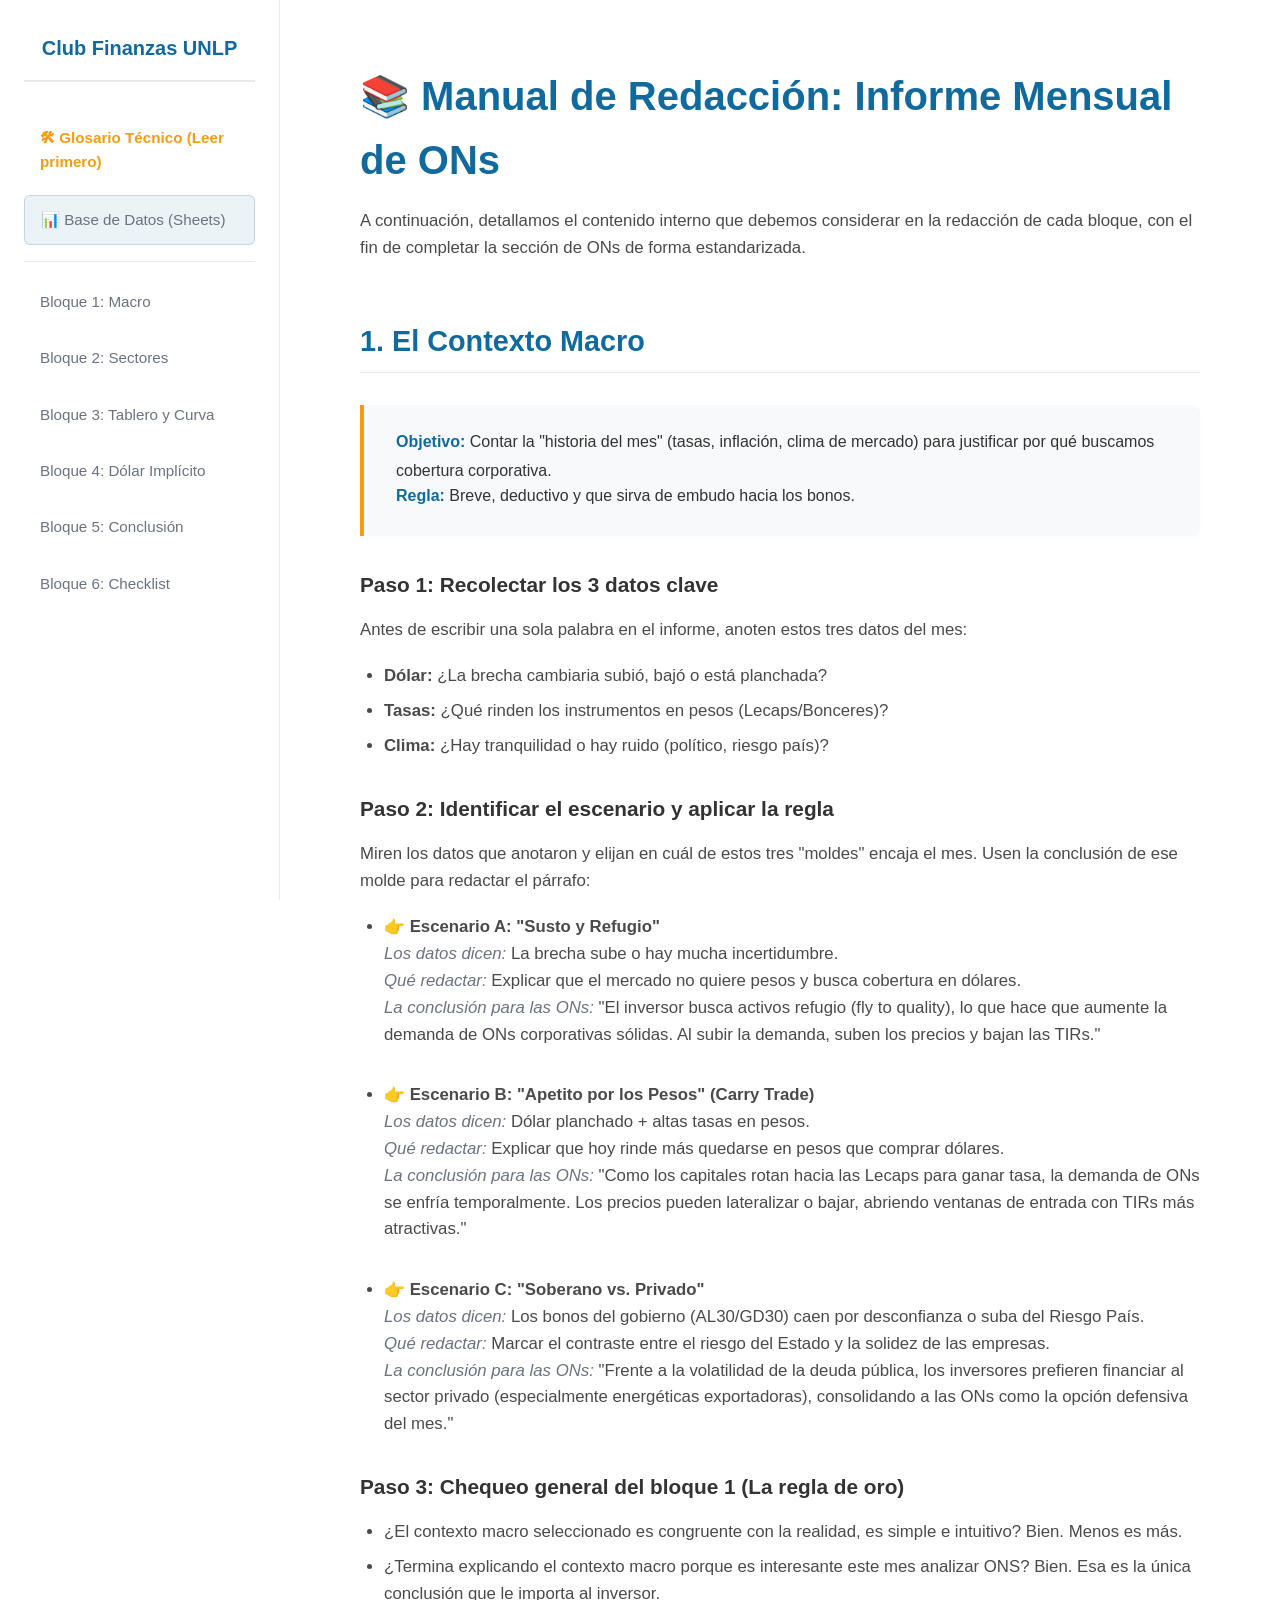
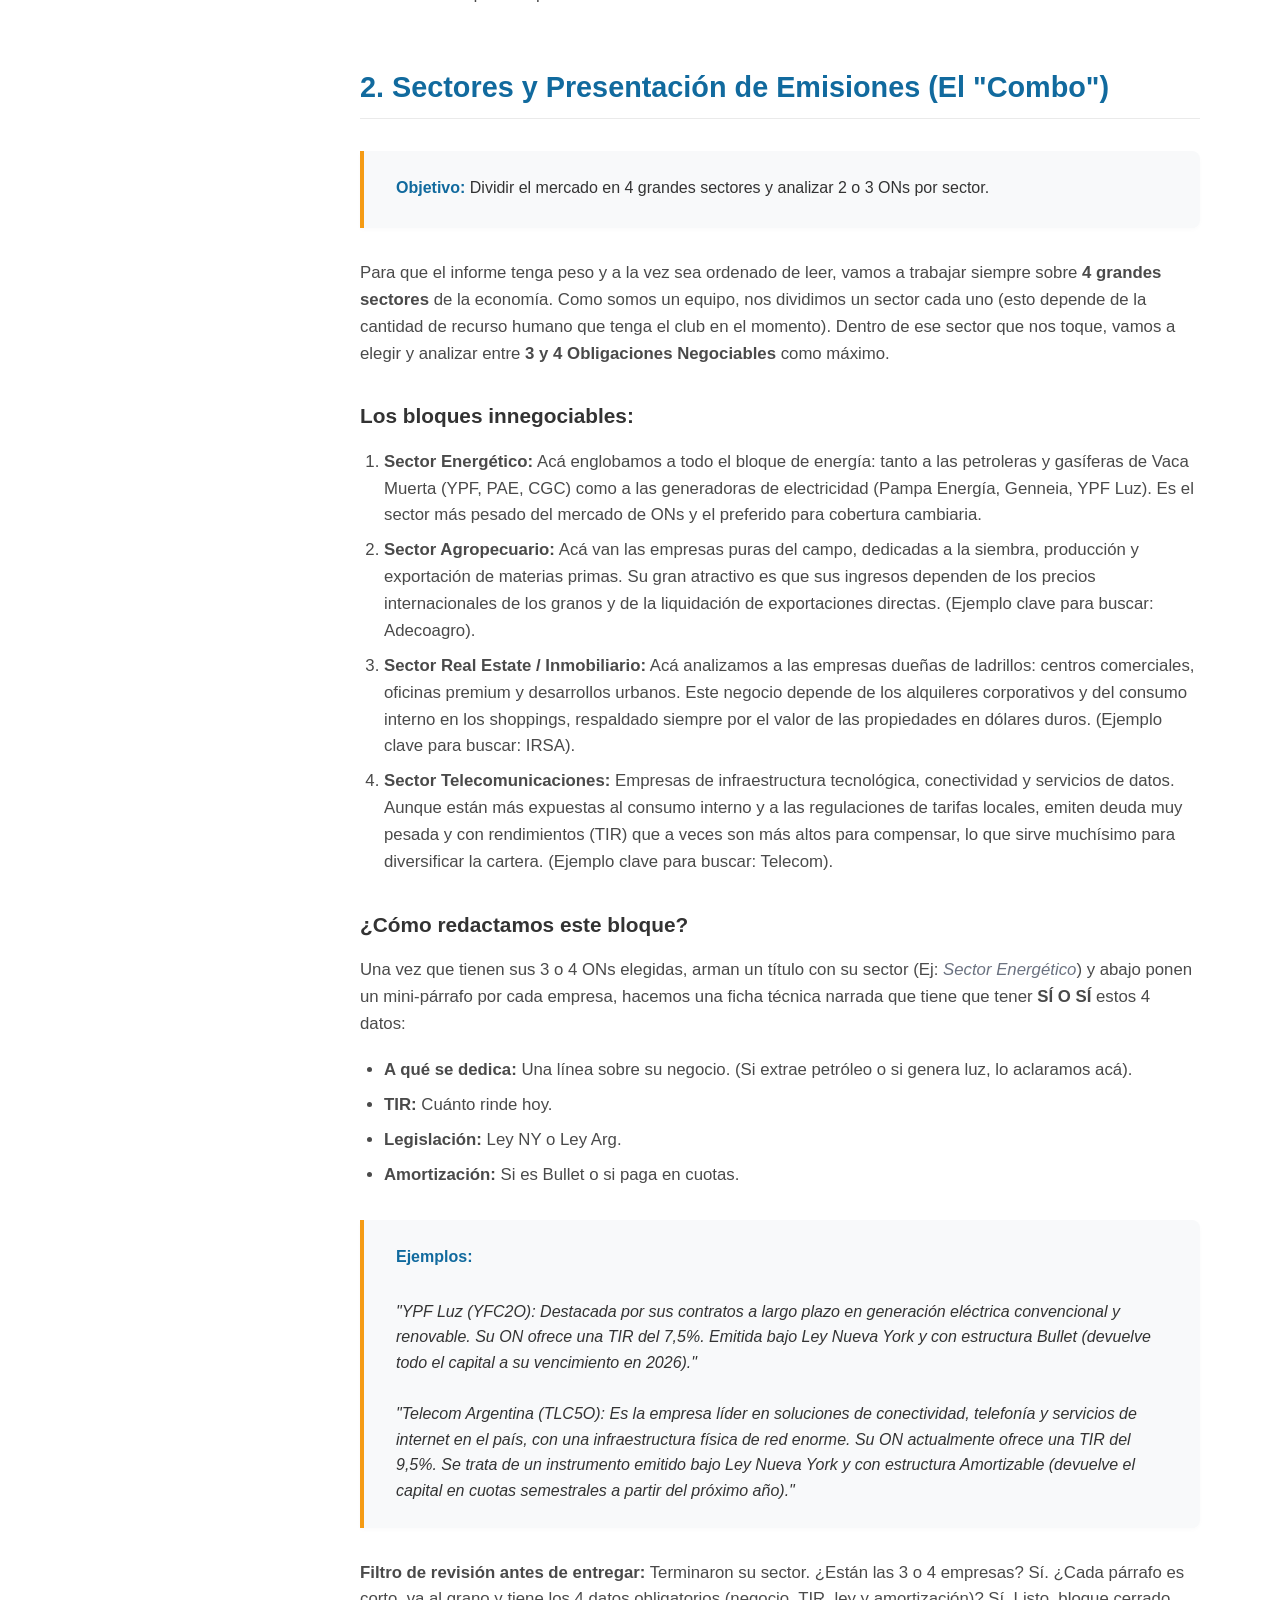
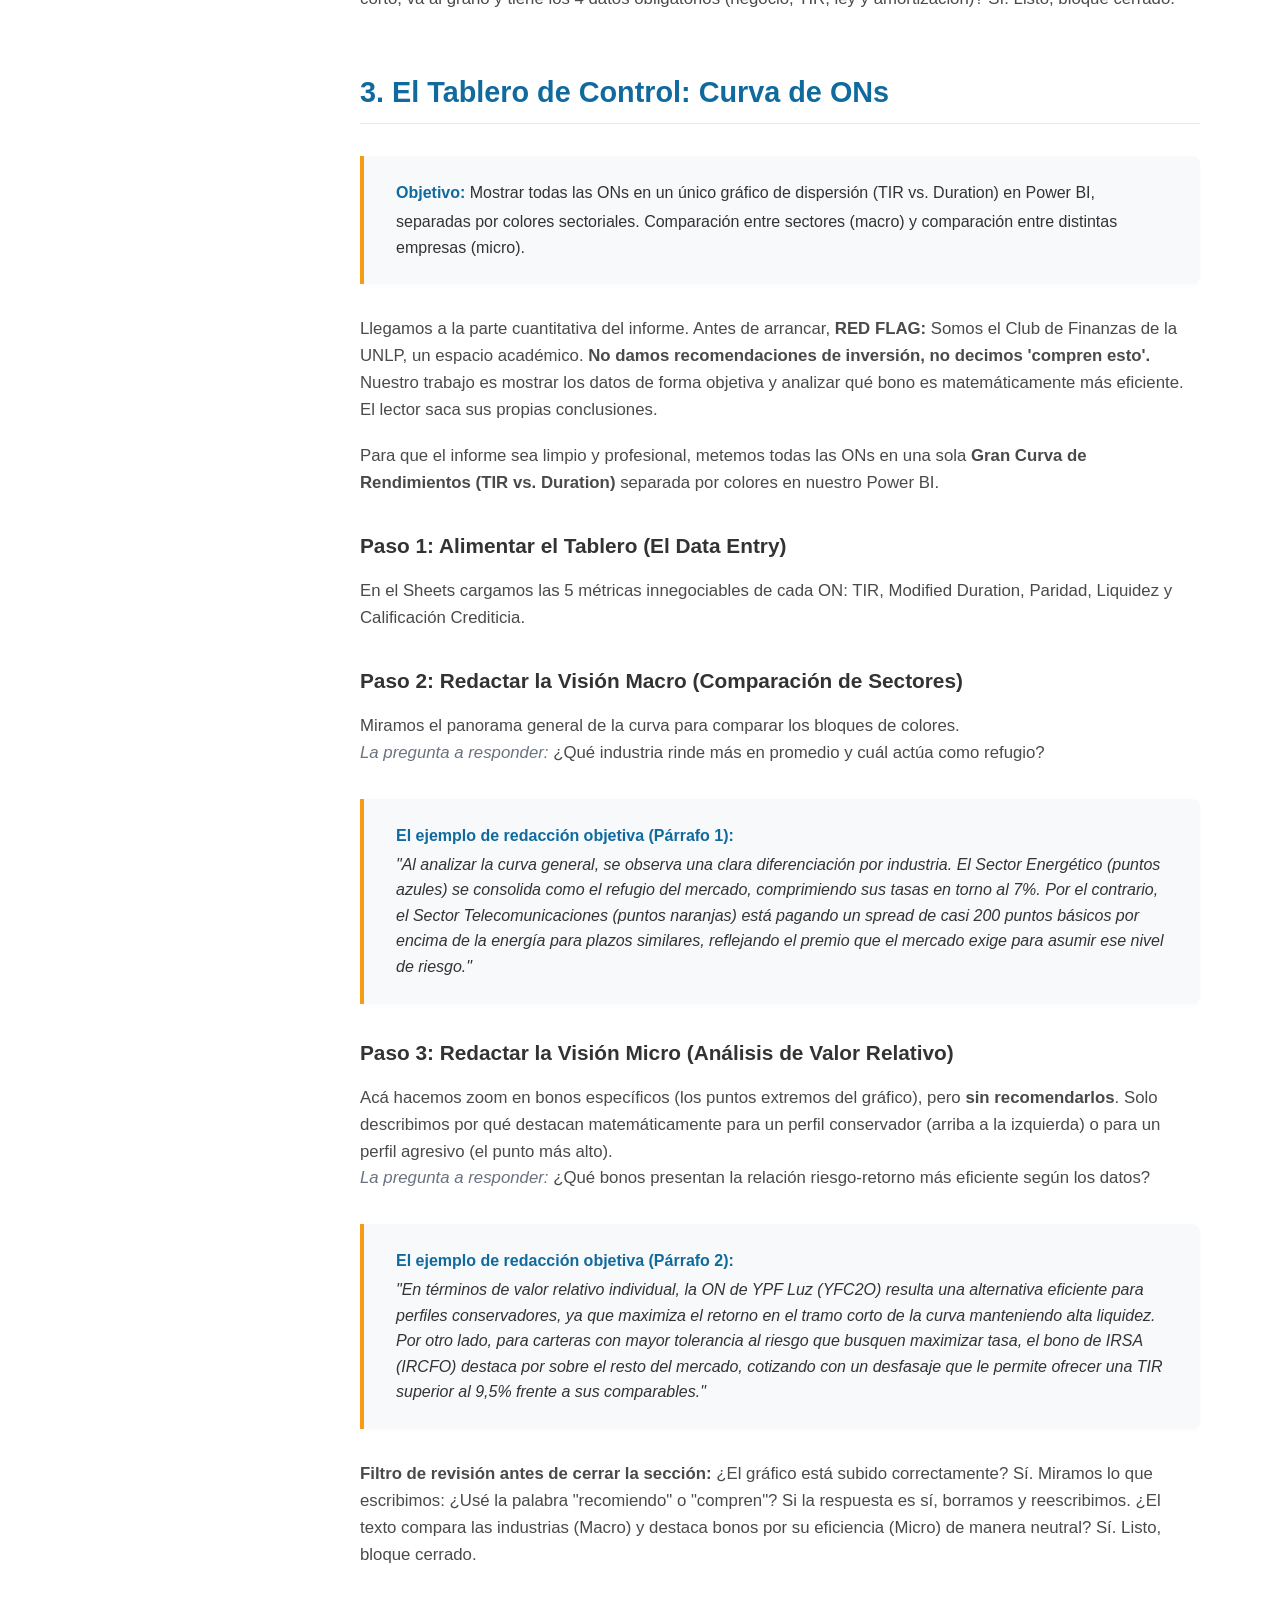
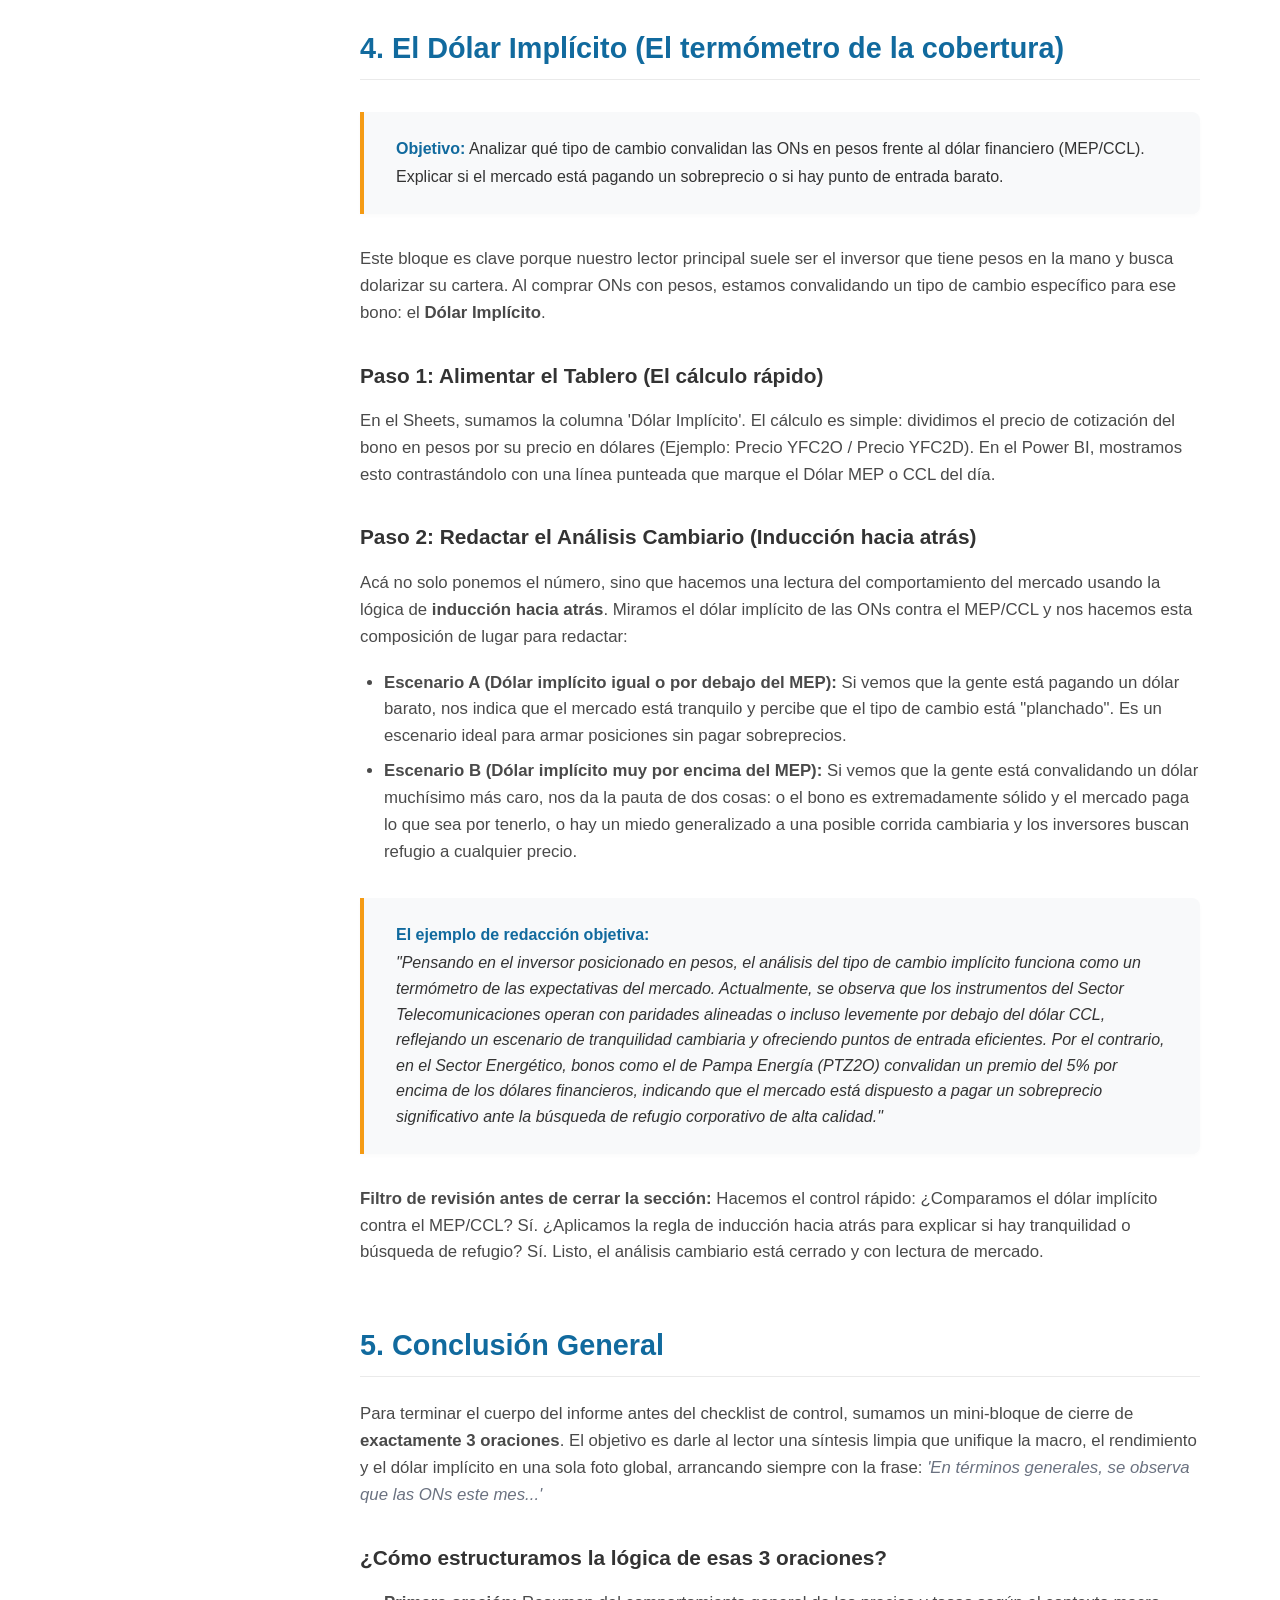
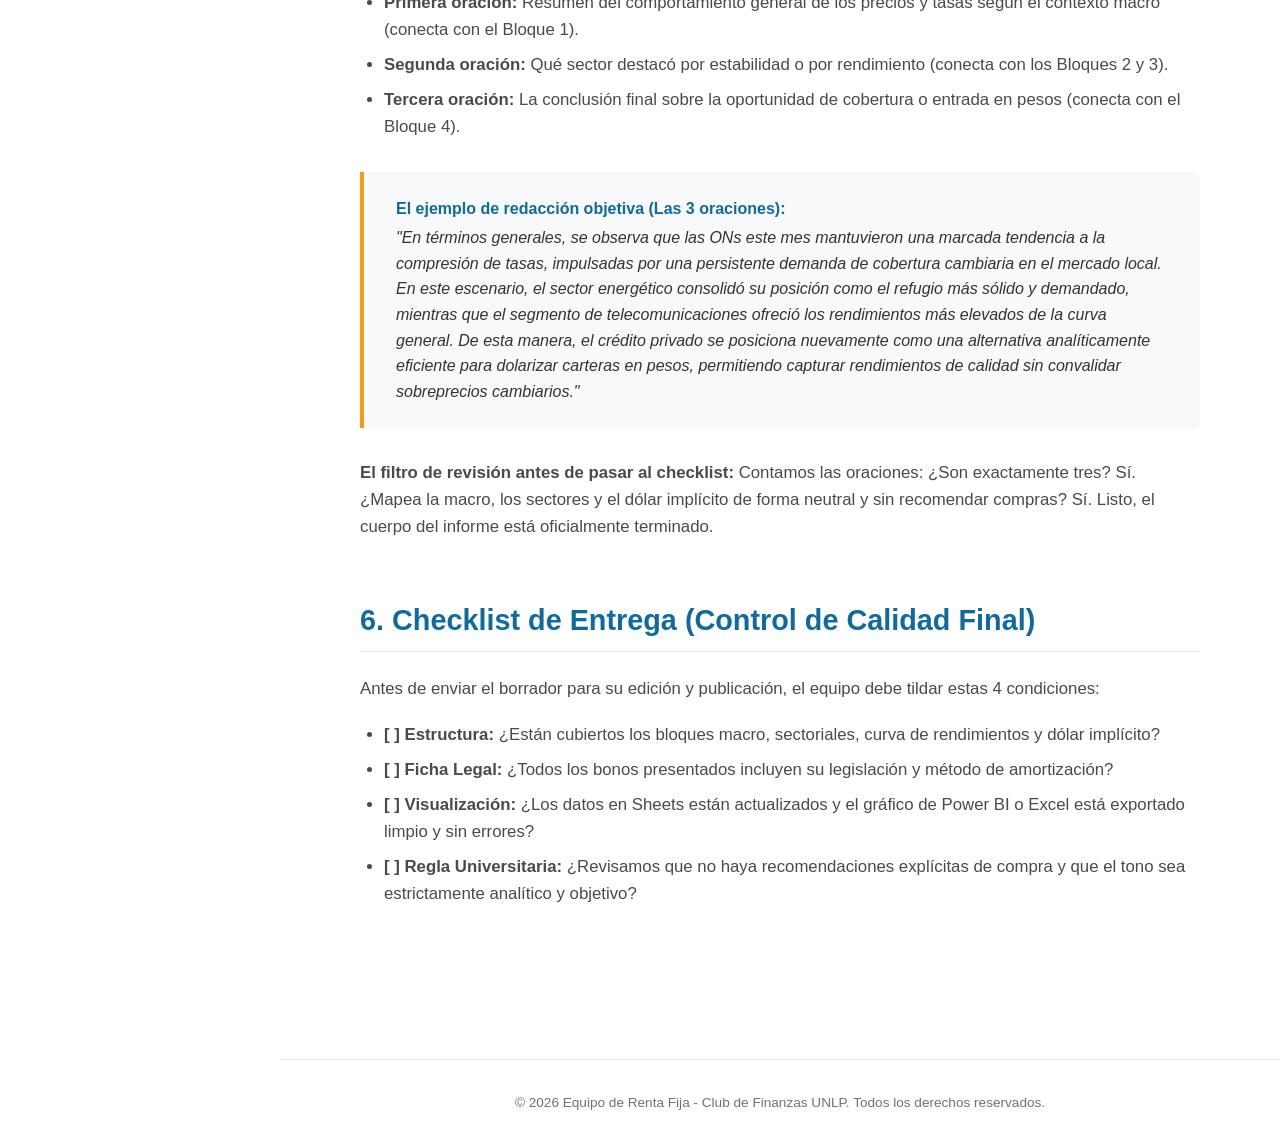
<file: index.html>
<!DOCTYPE html>
<html lang="es">
<head>
  <meta charset="UTF-8">
  <meta name="viewport" content="width=device-width, initial-scale=1.0">
  <title>Manual de ONs | Club Finanzas UNLP</title>
  <link rel="stylesheet" href="css/styles.css"> 
</head>
<body>

 <aside class="sidebar">
  <div class="brand">Club Finanzas UNLP</div>
  
  <button class="menu-toggle">☰ Menú</button>

  <nav class="nav-menu">
    <ul>
      <li><a href="pages/glosario.html" style="color: #F59B14; font-weight: bold;">🛠 Glosario Técnico (Leer primero)</a></li>
      <li><a href="https://docs.google.com/spreadsheets/d/1I6REqGJqaRZhqRxxqmKA9QEL3iWyZhhIfnQItO1dUxY/edit?usp=sharing" target="_blank" class="nav-db-link">📊 Base de Datos (Sheets)</a></li>
      <li style="margin-top: 1rem; border-top: 1px solid #EAEAEA; padding-top: 1rem;">
        <a href="#bloque-1">Bloque 1: Macro</a>
      </li>
      <li><a href="#bloque-2">Bloque 2: Sectores</a></li>
      <li><a href="#bloque-3">Bloque 3: Tablero y Curva</a></li>
      <li><a href="#bloque-4">Bloque 4: Dólar Implícito</a></li>
      <li><a href="#bloque-5">Bloque 5: Conclusión</a></li>
      <li><a href="#bloque-6">Bloque 6: Checklist</a></li>
    </ul>
  </nav>
</aside>

  <main class="content">
    
    <h1>📚 Manual de Redacción: Informe Mensual de ONs</h1>
    <p>A continuación, detallamos el contenido interno que debemos considerar en la redacción de cada bloque, con el fin de completar la sección de ONs de forma estandarizada.</p>

    <section id="bloque-1">
      <h2>1. El Contexto Macro</h2>
      <div class="regla-caja">
        <strong>Objetivo:</strong> Contar la "historia del mes" (tasas, inflación, clima de mercado) para justificar por qué buscamos cobertura corporativa. <br>
        <strong>Regla:</strong> Breve, deductivo y que sirva de embudo hacia los bonos.
      </div>

      <h3>Paso 1: Recolectar los 3 datos clave</h3>
      <p>Antes de escribir una sola palabra en el informe, anoten estos tres datos del mes:</p>
      <ul>
        <li><strong>Dólar:</strong> ¿La brecha cambiaria subió, bajó o está planchada?</li>
        <li><strong>Tasas:</strong> ¿Qué rinden los instrumentos en pesos (Lecaps/Bonceres)?</li>
        <li><strong>Clima:</strong> ¿Hay tranquilidad o hay ruido (político, riesgo país)?</li>
      </ul>

      <h3>Paso 2: Identificar el escenario y aplicar la regla</h3>
      <p>Miren los datos que anotaron y elijan en cuál de estos tres "moldes" encaja el mes. Usen la conclusión de ese molde para redactar el párrafo:</p>
      
      <ul>
        <li>
          <strong>👉 Escenario A: "Susto y Refugio"</strong><br>
          <em>Los datos dicen:</em> La brecha sube o hay mucha incertidumbre.<br>
          <em>Qué redactar:</em> Explicar que el mercado no quiere pesos y busca cobertura en dólares.<br>
          <em>La conclusión para las ONs:</em> "El inversor busca activos refugio (fly to quality), lo que hace que aumente la demanda de ONs corporativas sólidas. Al subir la demanda, suben los precios y bajan las TIRs."
        </li>
        <br>
        <li>
          <strong>👉 Escenario B: "Apetito por los Pesos" (Carry Trade)</strong><br>
          <em>Los datos dicen:</em> Dólar planchado + altas tasas en pesos.<br>
          <em>Qué redactar:</em> Explicar que hoy rinde más quedarse en pesos que comprar dólares.<br>
          <em>La conclusión para las ONs:</em> "Como los capitales rotan hacia las Lecaps para ganar tasa, la demanda de ONs se enfría temporalmente. Los precios pueden lateralizar o bajar, abriendo ventanas de entrada con TIRs más atractivas."
        </li>
        <br>
        <li>
          <strong>👉 Escenario C: "Soberano vs. Privado"</strong><br>
          <em>Los datos dicen:</em> Los bonos del gobierno (AL30/GD30) caen por desconfianza o suba del Riesgo País.<br>
          <em>Qué redactar:</em> Marcar el contraste entre el riesgo del Estado y la solidez de las empresas.<br>
          <em>La conclusión para las ONs:</em> "Frente a la volatilidad de la deuda pública, los inversores prefieren financiar al sector privado (especialmente energéticas exportadoras), consolidando a las ONs como la opción defensiva del mes."
        </li>
      </ul>

      <h3>Paso 3: Chequeo general del bloque 1 (La regla de oro)</h3>
      <ul>
        <li>¿El contexto macro seleccionado es congruente con la realidad, es simple e intuitivo? Bien. Menos es más.</li>
        <li>¿Termina explicando el contexto macro porque es interesante este mes analizar ONS? Bien. Esa es la única conclusión que le importa al inversor.</li>
      </ul>
    </section>

    <section id="bloque-2">
      <h2>2. Sectores y Presentación de Emisiones (El "Combo")</h2>
      <div class="regla-caja">
        <strong>Objetivo:</strong> Dividir el mercado en 4 grandes sectores y analizar 2 o 3 ONs por sector.
      </div>
      
      <p>Para que el informe tenga peso y a la vez sea ordenado de leer, vamos a trabajar siempre sobre <strong>4 grandes sectores</strong> de la economía. Como somos un equipo, nos dividimos un sector cada uno (esto depende de la cantidad de recurso humano que tenga el club en el momento). Dentro de ese sector que nos toque, vamos a elegir y analizar entre <strong>3 y 4 Obligaciones Negociables</strong> como máximo.</p>

      <h3>Los bloques innegociables:</h3>
      <ol>
        <li><strong>Sector Energético:</strong> Acá englobamos a todo el bloque de energía: tanto a las petroleras y gasíferas de Vaca Muerta (YPF, PAE, CGC) como a las generadoras de electricidad (Pampa Energía, Genneia, YPF Luz). Es el sector más pesado del mercado de ONs y el preferido para cobertura cambiaria.</li>
        <li><strong>Sector Agropecuario:</strong> Acá van las empresas puras del campo, dedicadas a la siembra, producción y exportación de materias primas. Su gran atractivo es que sus ingresos dependen de los precios internacionales de los granos y de la liquidación de exportaciones directas. (Ejemplo clave para buscar: Adecoagro).</li>
        <li><strong>Sector Real Estate / Inmobiliario:</strong> Acá analizamos a las empresas dueñas de ladrillos: centros comerciales, oficinas premium y desarrollos urbanos. Este negocio depende de los alquileres corporativos y del consumo interno en los shoppings, respaldado siempre por el valor de las propiedades en dólares duros. (Ejemplo clave para buscar: IRSA).</li>
        <li><strong>Sector Telecomunicaciones:</strong> Empresas de infraestructura tecnológica, conectividad y servicios de datos. Aunque están más expuestas al consumo interno y a las regulaciones de tarifas locales, emiten deuda muy pesada y con rendimientos (TIR) que a veces son más altos para compensar, lo que sirve muchísimo para diversificar la cartera. (Ejemplo clave para buscar: Telecom).</li>
      </ol>

      <h3>¿Cómo redactamos este bloque?</h3>
      <p>Una vez que tienen sus 3 o 4 ONs elegidas, arman un título con su sector (Ej: <em>Sector Energético</em>) y abajo ponen un mini-párrafo por cada empresa, hacemos una ficha técnica narrada que tiene que tener <strong>SÍ O SÍ</strong> estos 4 datos:</p>
      <ul>
        <li><strong>A qué se dedica:</strong> Una línea sobre su negocio. (Si extrae petróleo o si genera luz, lo aclaramos acá).</li>
        <li><strong>TIR:</strong> Cuánto rinde hoy.</li>
        <li><strong>Legislación:</strong> Ley NY o Ley Arg.</li>
        <li><strong>Amortización:</strong> Si es Bullet o si paga en cuotas.</li>
      </ul>

      <div class="regla-caja">
        <strong>Ejemplos:</strong><br><br>
        <em>"YPF Luz (YFC2O): Destacada por sus contratos a largo plazo en generación eléctrica convencional y renovable. Su ON ofrece una TIR del 7,5%. Emitida bajo Ley Nueva York y con estructura Bullet (devuelve todo el capital a su vencimiento en 2026)."</em><br><br>
        <em>"Telecom Argentina (TLC5O): Es la empresa líder en soluciones de conectividad, telefonía y servicios de internet en el país, con una infraestructura física de red enorme. Su ON actualmente ofrece una TIR del 9,5%. Se trata de un instrumento emitido bajo Ley Nueva York y con estructura Amortizable (devuelve el capital en cuotas semestrales a partir del próximo año)."</em>
      </div>

      <p><strong>Filtro de revisión antes de entregar:</strong> Terminaron su sector. ¿Están las 3 o 4 empresas? Sí. ¿Cada párrafo es corto, va al grano y tiene los 4 datos obligatorios (negocio, TIR, ley y amortización)? Sí. Listo, bloque cerrado.</p>
    </section>

    <section id="bloque-3">
      <h2>3. El Tablero de Control: Curva de ONs</h2>
      <div class="regla-caja">
        <strong>Objetivo:</strong> Mostrar todas las ONs en un único gráfico de dispersión (TIR vs. Duration) en Power BI, separadas por colores sectoriales. Comparación entre sectores (macro) y comparación entre distintas empresas (micro).
      </div>

      <p>Llegamos a la parte cuantitativa del informe. Antes de arrancar, <strong>RED FLAG:</strong> Somos el Club de Finanzas de la UNLP, un espacio académico. <strong>No damos recomendaciones de inversión, no decimos 'compren esto'.</strong> Nuestro trabajo es mostrar los datos de forma objetiva y analizar qué bono es matemáticamente más eficiente. El lector saca sus propias conclusiones.</p>
      <p>Para que el informe sea limpio y profesional, metemos todas las ONs en una sola <strong>Gran Curva de Rendimientos (TIR vs. Duration)</strong> separada por colores en nuestro Power BI.</p>

      <h3>Paso 1: Alimentar el Tablero (El Data Entry)</h3>
      <p>En el Sheets cargamos las 5 métricas innegociables de cada ON: TIR, Modified Duration, Paridad, Liquidez y Calificación Crediticia.</p>

      <h3>Paso 2: Redactar la Visión Macro (Comparación de Sectores)</h3>
      <p>Miramos el panorama general de la curva para comparar los bloques de colores.<br>
      <em>La pregunta a responder:</em> ¿Qué industria rinde más en promedio y cuál actúa como refugio?</p>
      
      <div class="regla-caja">
        <strong>El ejemplo de redacción objetiva (Párrafo 1):</strong><br>
        <em>"Al analizar la curva general, se observa una clara diferenciación por industria. El Sector Energético (puntos azules) se consolida como el refugio del mercado, comprimiendo sus tasas en torno al 7%. Por el contrario, el Sector Telecomunicaciones (puntos naranjas) está pagando un spread de casi 200 puntos básicos por encima de la energía para plazos similares, reflejando el premio que el mercado exige para asumir ese nivel de riesgo."</em>
      </div>

      <h3>Paso 3: Redactar la Visión Micro (Análisis de Valor Relativo)</h3>
      <p>Acá hacemos zoom en bonos específicos (los puntos extremos del gráfico), pero <strong>sin recomendarlos</strong>. Solo describimos por qué destacan matemáticamente para un perfil conservador (arriba a la izquierda) o para un perfil agresivo (el punto más alto).<br>
      <em>La pregunta a responder:</em> ¿Qué bonos presentan la relación riesgo-retorno más eficiente según los datos?</p>

      <div class="regla-caja">
        <strong>El ejemplo de redacción objetiva (Párrafo 2):</strong><br>
        <em>"En términos de valor relativo individual, la ON de YPF Luz (YFC2O) resulta una alternativa eficiente para perfiles conservadores, ya que maximiza el retorno en el tramo corto de la curva manteniendo alta liquidez. Por otro lado, para carteras con mayor tolerancia al riesgo que busquen maximizar tasa, el bono de IRSA (IRCFO) destaca por sobre el resto del mercado, cotizando con un desfasaje que le permite ofrecer una TIR superior al 9,5% frente a sus comparables."</em>
      </div>

      <p><strong>Filtro de revisión antes de cerrar la sección:</strong> ¿El gráfico está subido correctamente? Sí. Miramos lo que escribimos: ¿Usé la palabra "recomiendo" o "compren"? Si la respuesta es sí, borramos y reescribimos. ¿El texto compara las industrias (Macro) y destaca bonos por su eficiencia (Micro) de manera neutral? Sí. Listo, bloque cerrado.</p>
    </section>

    <section id="bloque-4">
      <h2>4. El Dólar Implícito (El termómetro de la cobertura)</h2>
      <div class="regla-caja">
        <strong>Objetivo:</strong> Analizar qué tipo de cambio convalidan las ONs en pesos frente al dólar financiero (MEP/CCL). Explicar si el mercado está pagando un sobreprecio o si hay punto de entrada barato.
      </div>

      <p>Este bloque es clave porque nuestro lector principal suele ser el inversor que tiene pesos en la mano y busca dolarizar su cartera. Al comprar ONs con pesos, estamos convalidando un tipo de cambio específico para ese bono: el <strong>Dólar Implícito</strong>.</p>

      <h3>Paso 1: Alimentar el Tablero (El cálculo rápido)</h3>
      <p>En el Sheets, sumamos la columna 'Dólar Implícito'. El cálculo es simple: dividimos el precio de cotización del bono en pesos por su precio en dólares (Ejemplo: Precio YFC2O / Precio YFC2D). En el Power BI, mostramos esto contrastándolo con una línea punteada que marque el Dólar MEP o CCL del día.</p>

      <h3>Paso 2: Redactar el Análisis Cambiario (Inducción hacia atrás)</h3>
      <p>Acá no solo ponemos el número, sino que hacemos una lectura del comportamiento del mercado usando la lógica de <strong>inducción hacia atrás</strong>. Miramos el dólar implícito de las ONs contra el MEP/CCL y nos hacemos esta composición de lugar para redactar:</p>

      <ul>
        <li><strong>Escenario A (Dólar implícito igual o por debajo del MEP):</strong> Si vemos que la gente está pagando un dólar barato, nos indica que el mercado está tranquilo y percibe que el tipo de cambio está "planchado". Es un escenario ideal para armar posiciones sin pagar sobreprecios.</li>
        <li><strong>Escenario B (Dólar implícito muy por encima del MEP):</strong> Si vemos que la gente está convalidando un dólar muchísimo más caro, nos da la pauta de dos cosas: o el bono es extremadamente sólido y el mercado paga lo que sea por tenerlo, o hay un miedo generalizado a una posible corrida cambiaria y los inversores buscan refugio a cualquier precio.</li>
      </ul>

      <div class="regla-caja">
        <strong>El ejemplo de redacción objetiva:</strong><br>
        <em>"Pensando en el inversor posicionado en pesos, el análisis del tipo de cambio implícito funciona como un termómetro de las expectativas del mercado. Actualmente, se observa que los instrumentos del Sector Telecomunicaciones operan con paridades alineadas o incluso levemente por debajo del dólar CCL, reflejando un escenario de tranquilidad cambiaria y ofreciendo puntos de entrada eficientes. Por el contrario, en el Sector Energético, bonos como el de Pampa Energía (PTZ2O) convalidan un premio del 5% por encima de los dólares financieros, indicando que el mercado está dispuesto a pagar un sobreprecio significativo ante la búsqueda de refugio corporativo de alta calidad."</em>
      </div>

      <p><strong>Filtro de revisión antes de cerrar la sección:</strong> Hacemos el control rápido: ¿Comparamos el dólar implícito contra el MEP/CCL? Sí. ¿Aplicamos la regla de inducción hacia atrás para explicar si hay tranquilidad o búsqueda de refugio? Sí. Listo, el análisis cambiario está cerrado y con lectura de mercado.</p>
    </section>

    <section id="bloque-5">
      <h2>5. Conclusión General</h2>
      <p>Para terminar el cuerpo del informe antes del checklist de control, sumamos un mini-bloque de cierre de <strong>exactamente 3 oraciones</strong>. El objetivo es darle al lector una síntesis limpia que unifique la macro, el rendimiento y el dólar implícito en una sola foto global, arrancando siempre con la frase: <em>'En términos generales, se observa que las ONs este mes...'</em></p>

      <h3>¿Cómo estructuramos la lógica de esas 3 oraciones?</h3>
      <ul>
        <li><strong>Primera oración:</strong> Resumen del comportamiento general de los precios y tasas según el contexto macro (conecta con el Bloque 1).</li>
        <li><strong>Segunda oración:</strong> Qué sector destacó por estabilidad o por rendimiento (conecta con los Bloques 2 y 3).</li>
        <li><strong>Tercera oración:</strong> La conclusión final sobre la oportunidad de cobertura o entrada en pesos (conecta con el Bloque 4).</li>
      </ul>

      <div class="regla-caja">
        <strong>El ejemplo de redacción objetiva (Las 3 oraciones):</strong><br>
        <em>"En términos generales, se observa que las ONs este mes mantuvieron una marcada tendencia a la compresión de tasas, impulsadas por una persistente demanda de cobertura cambiaria en el mercado local. En este escenario, el sector energético consolidó su posición como el refugio más sólido y demandado, mientras que el segmento de telecomunicaciones ofreció los rendimientos más elevados de la curva general. De esta manera, el crédito privado se posiciona nuevamente como una alternativa analíticamente eficiente para dolarizar carteras en pesos, permitiendo capturar rendimientos de calidad sin convalidar sobreprecios cambiarios."</em>
      </div>

      <p><strong>El filtro de revisión antes de pasar al checklist:</strong> Contamos las oraciones: ¿Son exactamente tres? Sí. ¿Mapea la macro, los sectores y el dólar implícito de forma neutral y sin recomendar compras? Sí. Listo, el cuerpo del informe está oficialmente terminado.</p>
    </section>

    <section id="bloque-6">
      <h2>6. Checklist de Entrega (Control de Calidad Final)</h2>
      <p>Antes de enviar el borrador para su edición y publicación, el equipo debe tildar estas 4 condiciones:</p>
      
      <ul>
        <li><strong>[ ] Estructura:</strong> ¿Están cubiertos los bloques macro, sectoriales, curva de rendimientos y dólar implícito?</li>
        <li><strong>[ ] Ficha Legal:</strong> ¿Todos los bonos presentados incluyen su legislación y método de amortización?</li>
        <li><strong>[ ] Visualización:</strong> ¿Los datos en Sheets están actualizados y el gráfico de Power BI o Excel está exportado limpio y sin errores?</li>
        <li><strong>[ ] Regla Universitaria:</strong> ¿Revisamos que no haya recomendaciones explícitas de compra y que el tono sea estrictamente analítico y objetivo?</li>
      </ul>

    </section>

  </main>
  <footer class="footer">
      <p>&copy; 2026 Equipo de Renta Fija - Club de Finanzas UNLP. Todos los derechos reservados.</p>
   </footer>
  
<script src="js/index.js"></script>
</body>
</html>
</file>
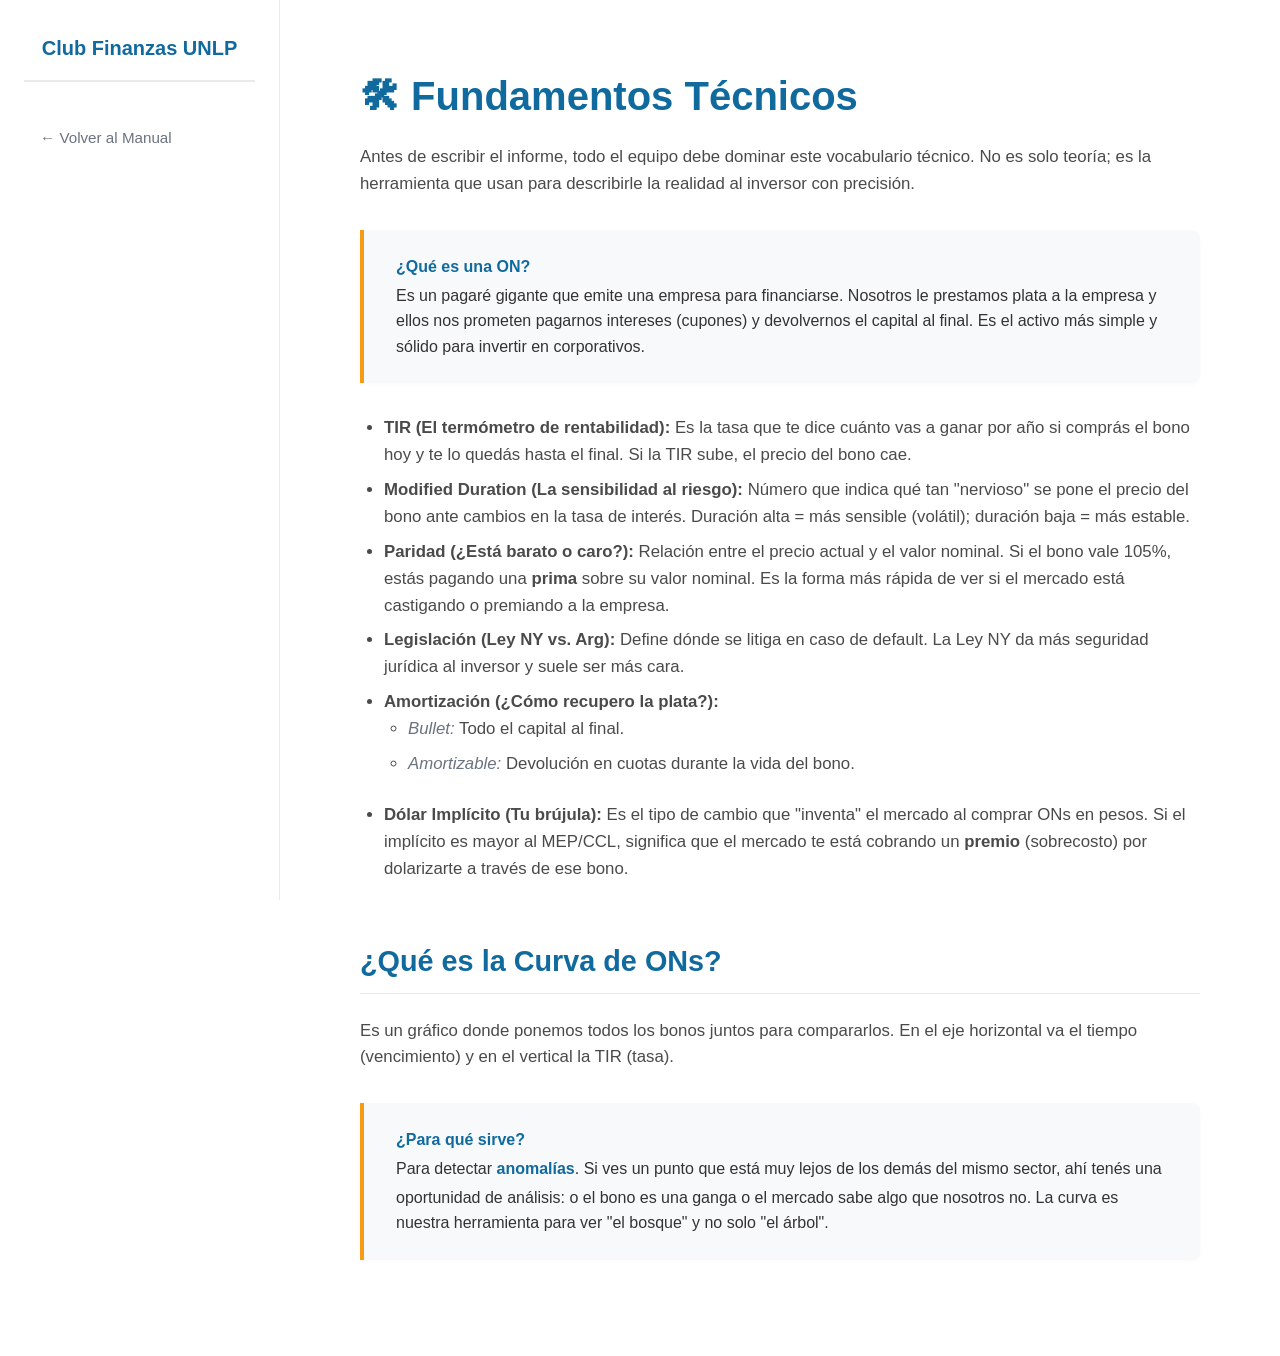
<file: pages/glosario.html>
<!DOCTYPE html>
<html lang="es">
<head>
  <meta charset="UTF-8">
  <meta name="viewport" content="width=device-width, initial-scale=1.0">
  <title>Glosario Técnico | Club Finanzas UNLP</title>
  <link rel="stylesheet" href="../css/styles.css"> 
</head>
<body>

  <aside class="sidebar">
    <div class="brand">
      Club Finanzas UNLP
    </div>
    <nav>
      <ul>
        <li><a href="../index.html">← Volver al Manual</a></li>
      </ul>
    </nav>
  </aside>

  <main class="content">
    
    <h1>🛠 Fundamentos Técnicos</h1>
    <p>Antes de escribir el informe, todo el equipo debe dominar este vocabulario técnico. No es solo teoría; es la herramienta que usan para describirle la realidad al inversor con precisión.</p>

    <section id="conceptos">
      <div class="regla-caja">
        <strong>¿Qué es una ON?</strong><br>
        Es un pagaré gigante que emite una empresa para financiarse. Nosotros le prestamos plata a la empresa y ellos nos prometen pagarnos intereses (cupones) y devolvernos el capital al final. Es el activo más simple y sólido para invertir en corporativos.
      </div>

      <ul>
        <li><strong>TIR (El termómetro de rentabilidad):</strong> Es la tasa que te dice cuánto vas a ganar por año si comprás el bono hoy y te lo quedás hasta el final. Si la TIR sube, el precio del bono cae.</li>
        <li><strong>Modified Duration (La sensibilidad al riesgo):</strong> Número que indica qué tan "nervioso" se pone el precio del bono ante cambios en la tasa de interés. Duración alta = más sensible (volátil); duración baja = más estable.</li>
        <li><strong>Paridad (¿Está barato o caro?):</strong> Relación entre el precio actual y el valor nominal. Si el bono vale 105%, estás pagando una <strong>prima</strong> sobre su valor nominal. Es la forma más rápida de ver si el mercado está castigando o premiando a la empresa.</li>
        <li><strong>Legislación (Ley NY vs. Arg):</strong> Define dónde se litiga en caso de default. La Ley NY da más seguridad jurídica al inversor y suele ser más cara.</li>
        <li><strong>Amortización (¿Cómo recupero la plata?):</strong> 
          <ul>
            <li><em>Bullet:</em> Todo el capital al final.</li>
            <li><em>Amortizable:</em> Devolución en cuotas durante la vida del bono.</li>
          </ul>
        </li>
        <li><strong>Dólar Implícito (Tu brújula):</strong> Es el tipo de cambio que "inventa" el mercado al comprar ONs en pesos. Si el implícito es mayor al MEP/CCL, significa que el mercado te está cobrando un <strong>premio</strong> (sobrecosto) por dolarizarte a través de ese bono.</li>
      </ul>

      <h2>¿Qué es la Curva de ONs?</h2>
      <p>Es un gráfico donde ponemos todos los bonos juntos para compararlos. En el eje horizontal va el tiempo (vencimiento) y en el vertical la TIR (tasa).</p>
      
      <div class="regla-caja">
        <strong>¿Para qué sirve?</strong><br>
        Para detectar <strong>anomalías</strong>. Si ves un punto que está muy lejos de los demás del mismo sector, ahí tenés una oportunidad de análisis: o el bono es una ganga o el mercado sabe algo que nosotros no. La curva es nuestra herramienta para ver "el bosque" y no solo "el árbol".
      </div>

      



      
    </section>

  </main>

</body>
</html>
</file>
<file: css/styles.css>
* {
  margin: 0;
  padding: 0;
  box-sizing: border-box;
  font-family: -apple-system, BlinkMacSystemFont, "Segoe UI", Roboto, Helvetica, Arial, sans-serif;
}

body {
  min-height: 100vh;
  background-color: #FFFFFF;
  color: #333333;
  line-height: 1.6;
}

html {
  scroll-behavior: smooth;
}

.sidebar {
  width: 280px;
  background-color: #FFFFFF;
  border-right: 1px solid #EAEAEA;
  padding: 2rem 1.5rem;
  position: fixed;
  height: 100vh;
  overflow-y: auto;
}
.sidebar .brand {
  color: #116A9E;
  font-size: 1.25rem;
  font-weight: 800;
  margin-bottom: 2rem;
  padding-bottom: 1rem;
  border-bottom: 2px solid #EAEAEA;
  text-align: center;
}
.sidebar ul {
  list-style: none;
}
.sidebar ul li {
  margin-bottom: 0.5rem;
}
.sidebar ul li a {
  text-decoration: none;
  color: #6B7280;
  display: block;
  padding: 0.75rem 1rem;
  border-radius: 6px;
  font-size: 0.95rem;
  font-weight: 500;
  transition: all 0.2s ease-in-out;
}
.sidebar ul li a:hover {
  background-color: rgba(17, 106, 158, 0.05);
  color: #116A9E;
}
.sidebar ul li a.active {
  background-color: rgba(245, 155, 20, 0.1);
  color: #F59B14;
  font-weight: 600;
  border-left: 4px solid #F59B14;
}
.sidebar ul li .nav-db-link {
  background-color: rgba(17, 106, 158, 0.08);
  border: 1px solid rgba(17, 106, 158, 0.2);
  margin-top: 0.5rem;
}
.sidebar ul li .nav-db-link:hover {
  background-color: rgba(17, 106, 158, 0.15) !important;
  color: #116A9E !important;
}

.content {
  margin-left: 280px;
  padding: 4rem 5rem;
  width: calc(100% - 280px);
  min-height: 80vh;
  max-width: 1100px;
}
.content h1 {
  color: #116A9E;
  font-size: 2.5rem;
  margin-bottom: 1rem;
  font-weight: 800;
}
.content h2 {
  color: #116A9E;
  font-size: 1.8rem;
  margin-top: 3.5rem;
  margin-bottom: 1.5rem;
  padding-bottom: 0.5rem;
  border-bottom: 1px solid #EAEAEA;
}
.content h3 {
  color: #333333;
  font-size: 1.3rem;
  margin-top: 2rem;
  margin-bottom: 1rem;
}
.content p {
  margin-bottom: 1.2rem;
  font-size: 1.05rem;
  color: #4a4a4a;
}
.content ul, .content ol {
  margin-bottom: 1.5rem;
  padding-left: 1.5rem;
}
.content ul li, .content ol li {
  margin-bottom: 0.5rem;
  font-size: 1.05rem;
  color: #4a4a4a;
}
.content em {
  color: #6B7280;
}
.content .regla-caja {
  background-color: #F8F9FA;
  border-left: 4px solid #F59B14;
  padding: 1.5rem 2rem;
  margin: 2rem 0;
  border-radius: 0 8px 8px 0;
  box-shadow: 0 2px 4px rgba(0, 0, 0, 0.02);
}
.content .regla-caja strong {
  color: #116A9E;
  display: inline-block;
  margin-bottom: 0.2rem;
}
.content .regla-caja em {
  color: #333333;
}

.menu-toggle {
  display: none;
}

.nav-menu {
  display: block;
}

@media (max-width: 768px) {
  body {
    flex-direction: column;
  }
  .sidebar {
    width: 100%;
    height: auto;
    position: relative;
    padding: 1rem;
    border-right: none;
    border-bottom: 1px solid #EAEAEA;
  }
  .sidebar .menu-toggle {
    display: block;
    width: 100%;
    padding: 0.8rem;
    background: #116A9E;
    color: white;
    border: none;
    border-radius: 4px;
    font-weight: bold;
    cursor: pointer;
    margin-bottom: 0.5rem;
  }
  .sidebar .nav-menu {
    display: none;
    width: 100%;
    background: #f9f9f9;
    padding: 1rem;
    border-radius: 4px;
  }
  .sidebar .nav-menu.active {
    display: block;
  }
  .content {
    margin-left: 0;
    width: 100%;
    padding: 1.5rem 1.5rem;
  }
  .footer {
    margin-left: 0 !important;
    width: 100vw !important;
    position: relative;
    left: 0;
    text-align: center;
    padding: 2rem 1rem !important;
    box-sizing: border-box;
  }
}
.footer {
  margin-top: 4rem;
  padding: 2rem;
  border-top: 1px solid #EAEAEA;
  text-align: center;
  color: #6B7280;
  font-size: 0.85rem;
  margin-left: 280px;
  width: calc(100% - 280px);
}

/*# sourceMappingURL=styles.css.map */
</file>
